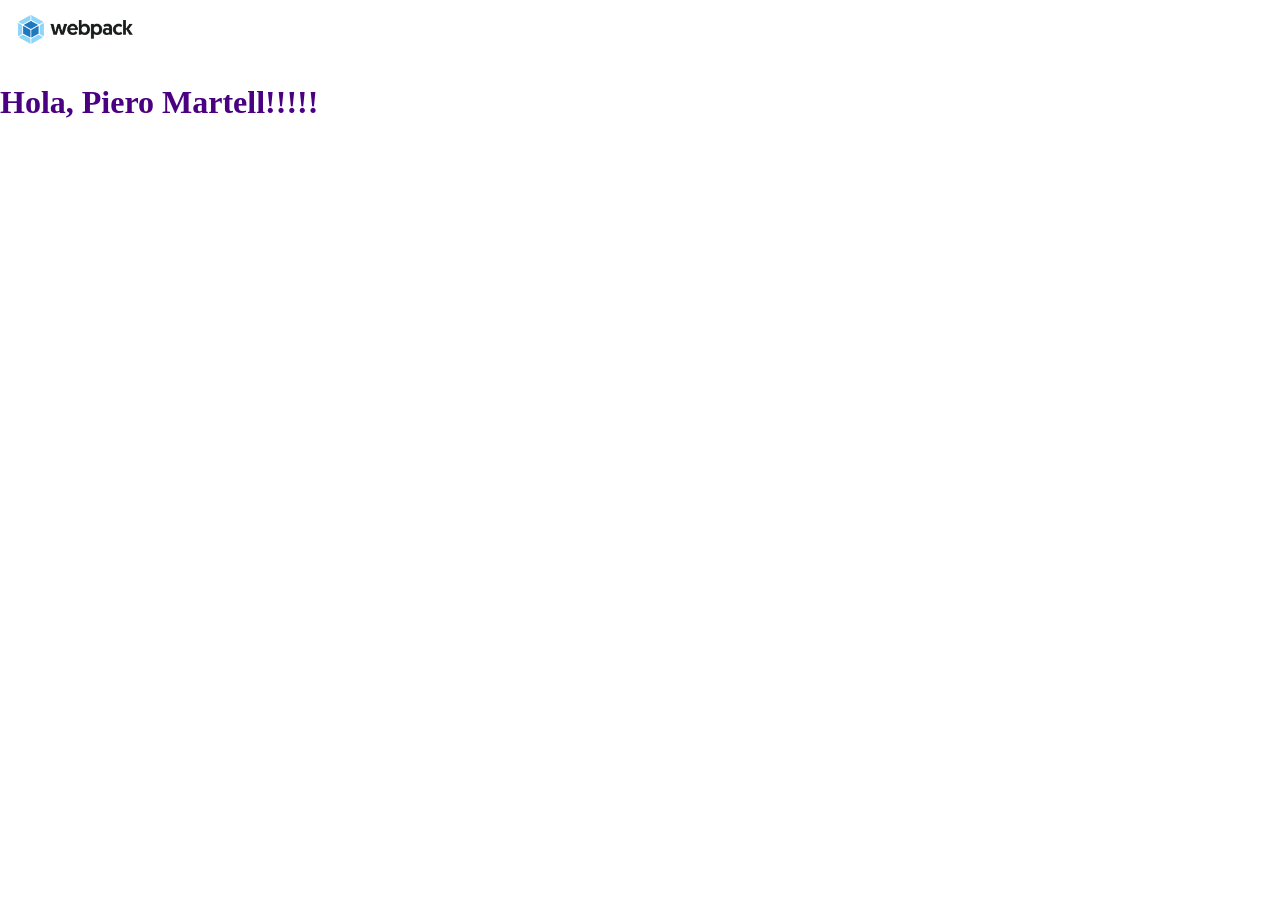
<file: docs/index.html>
<!doctype html><html lang="en"><head><meta charset="UTF-8"><meta name="viewport" content="width=device-width,initial-scale=1"><title>Web Pack</title><script defer="defer" src="main.6137294516d0c8c9fdd9.js"></script><link href="main.ea97abf92afc0d8c6fec.css" rel="stylesheet"></head><body><img src="assets/img/webpack-logo.png" alt="webpacklog"></body></html>
</file>
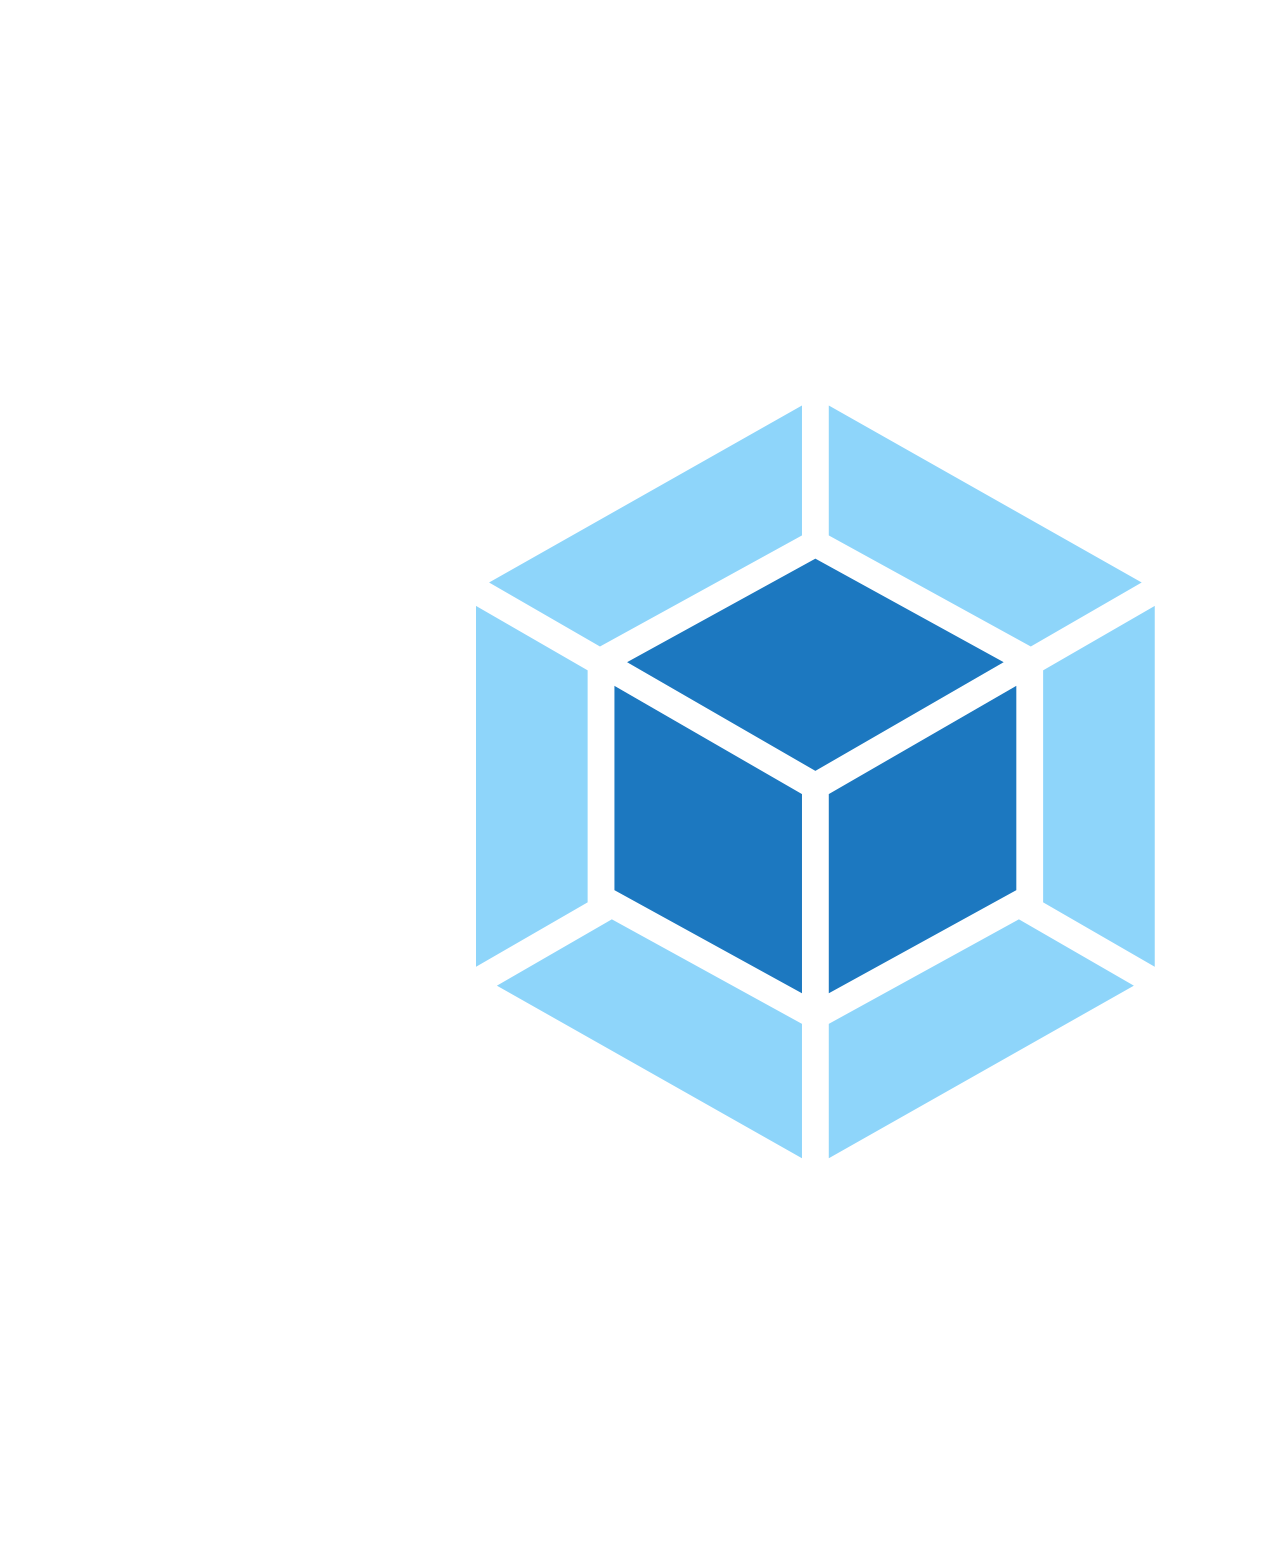
<file: src/index.html>
<!DOCTYPE html>
<html lang="en">
<head>
    <meta charset="UTF-8">
    <meta name="viewport" content="width=device-width, initial-scale=1.0">
    <title>Web Pack</title>
</head>
<body>
<!--Comentarioa-->
<img src="assets/img/webpack-logo.png" alt="webpacklog">
</body>
</html>
</file>
<file: docs/main.ea97abf92afc0d8c6fec.css>
body,html{background-color:ddd;margin:0}
</file>
